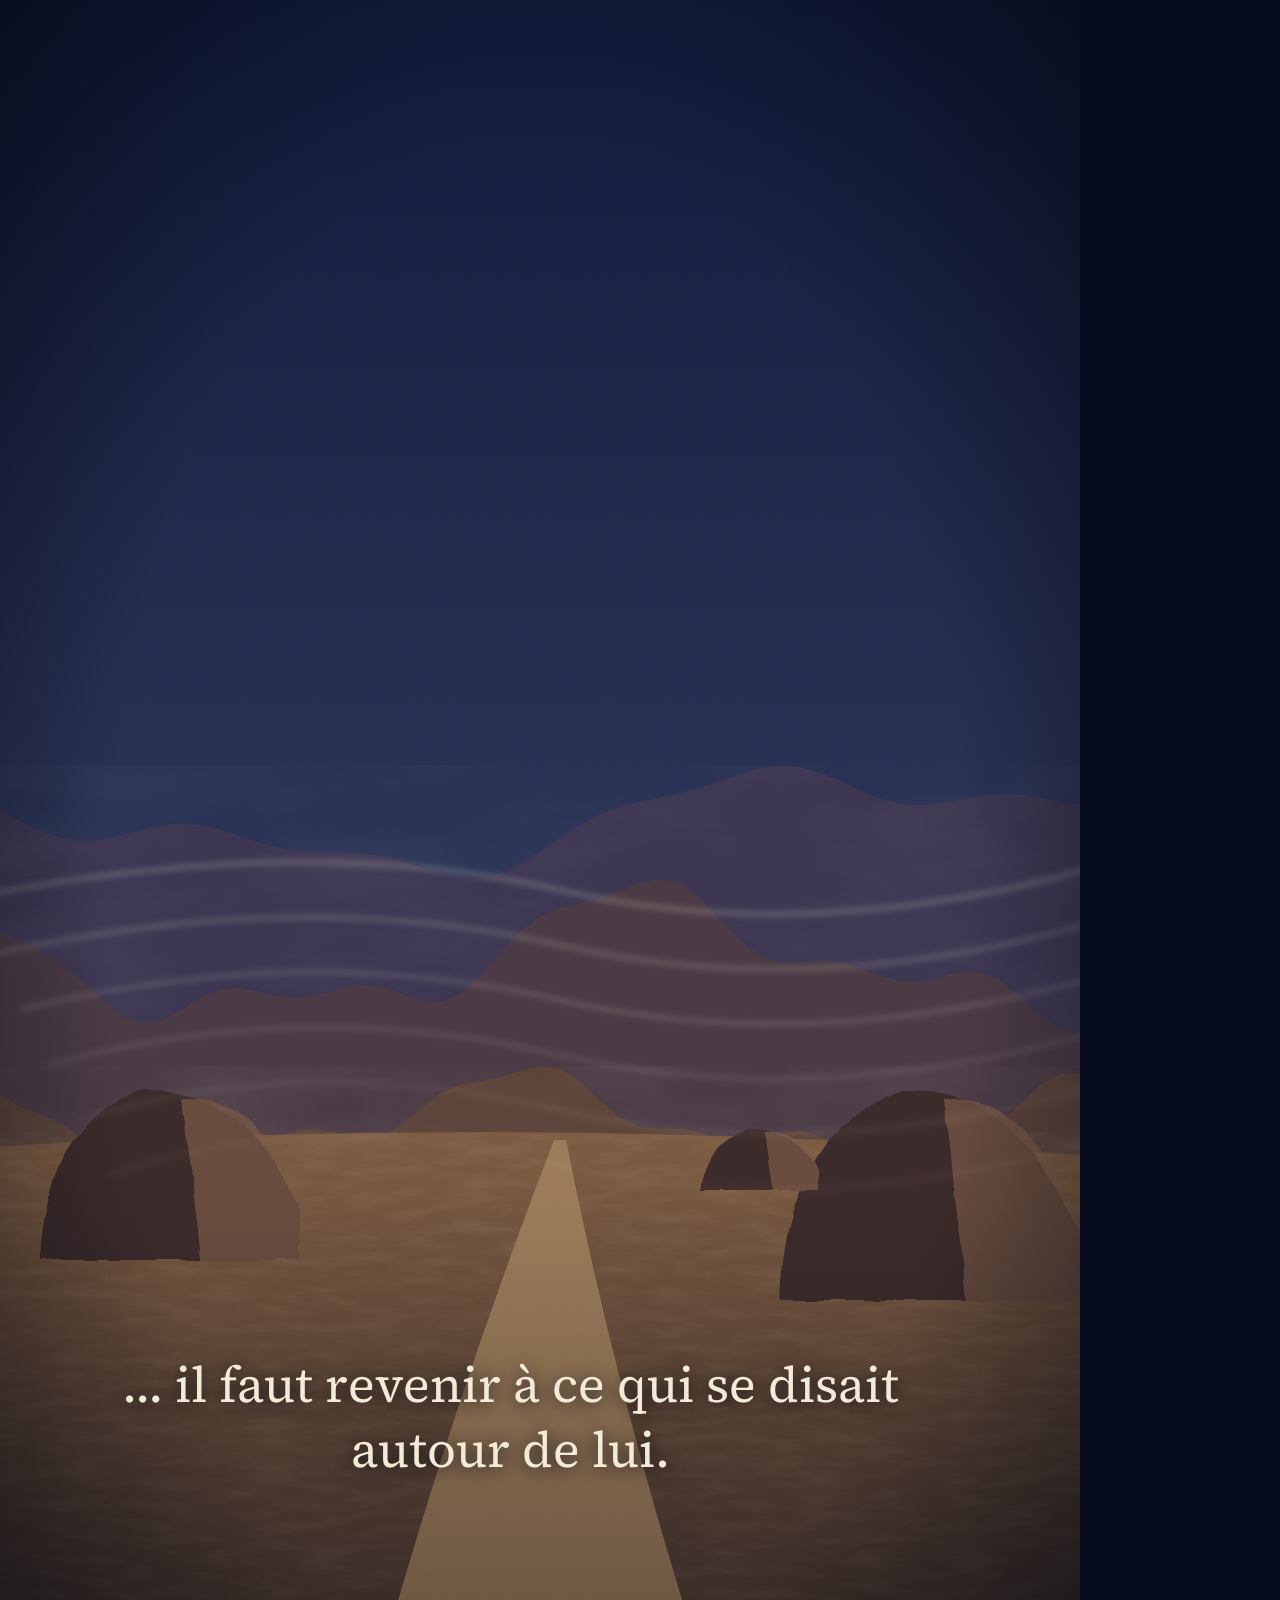
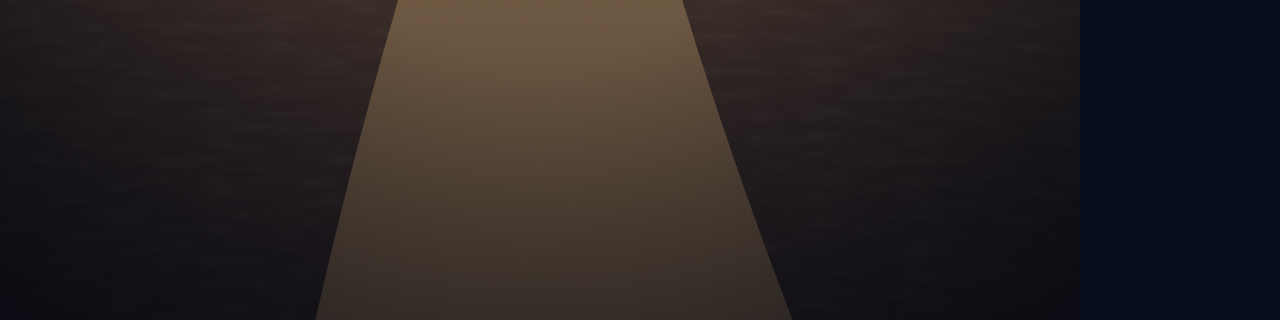
<file: ad-duha/storyboard/scenes.html>
<!doctype html>
<html lang="fr">
<head>
<meta charset="UTF-8" />
<title>Ad-Duha · vignettes du storyboard (hors chambre)</title>
<!-- Storyboard stills only (not the animation). Same painted-SVG treatment as ../index.html.
     Open scenes.html#<id> ; ids listed in SCENES below. Exported by build-storyboard.cjs. -->
<style>
  @font-face { font-family: "Inter"; src: url("../assets/fonts/inter-latin-500-normal.woff2") format("woff2"); font-weight: 500; }
  @font-face { font-family: "Source Serif 4"; src: url("../assets/fonts/source-serif-4-latin-400-normal.woff2"); }
  @font-face { font-family: "Source Serif 4"; src: url("../assets/fonts/source-serif-4-latin-400-italic.woff2"); font-style: italic; }
  @font-face { font-family: "Inter"; src: url("../assets/fonts/inter-medium-full.otf") format("opentype"); font-weight: 500; unicode-range: U+0100-024F, U+1E00-1EFF; }
  html, body { margin: 0; width: 1080px; height: 1920px; overflow: hidden; background: #070d1f; }
  #stage { position: relative; width: 1080px; height: 1920px; overflow: hidden; }
  svg { position: absolute; inset: 0; width: 1080px; height: 1920px; }
  .sub { position: absolute; left: 100px; right: 160px; top: 1352px; text-align: center;
    font: 400 50px/1.3 "Source Serif 4", serif; color: #f3ead7; text-shadow: 0 2px 18px rgba(4, 8, 20, 0.85); }
  .title { position: absolute; left: 100px; right: 160px; top: 252px; text-align: center; white-space: nowrap;
    font: 500 23px/1.3 "Inter", sans-serif; letter-spacing: 0.1em; text-transform: uppercase; color: #c6a15b; }
  .tag { position: absolute; left: 100px; right: 160px; top: 1288px; text-align: center;
    font: 500 26px/1.2 "Inter", sans-serif; letter-spacing: 0.12em; text-transform: uppercase; color: #d6b36c; opacity: 0.95;
    text-shadow: 0 2px 14px rgba(4, 8, 20, 0.95); }
  .tag.ref { text-transform: none; letter-spacing: 0.06em; }
  .tagsvg { font: 500 24px "Inter", sans-serif; letter-spacing: 0.12em; text-transform: uppercase; fill: #c6a15b; }
  .quote { font: 400 62px "Source Serif 4", serif; fill: #f3ead7; }
  .big { font: 400 66px "Source Serif 4", serif; fill: #f3ead7; }
  .bigi { font: italic 400 96px "Source Serif 4", serif; fill: #f3ead7; }
  .mid { font: 400 50px "Source Serif 4", serif; fill: #f3ead7; }
  .midi { font: italic 400 42px "Source Serif 4", serif; fill: #d6b36c; }
  .attr { font: 500 26px "Inter", sans-serif; letter-spacing: 0.14em; text-transform: uppercase; fill: #d6b36c; }
  .attrs { font: 500 24px "Inter", sans-serif; letter-spacing: 0.08em; fill: #c9bfae; }
  .lab { font: 400 40px "Source Serif 4", serif; fill: #f3ead7; }
  .label { font: 500 30px "Inter", sans-serif; letter-spacing: 0.12em; text-transform: uppercase; fill: #f3ead7; }
</style>
</head>
<body>
<div id="stage"></div>
<script>
// ---------- deterministic helpers ----------
let seed = 93;
const rnd = () => { seed = (seed * 1664525 + 1013904223) % 4294967296; return seed / 4294967296; };
const R = (a, b) => a + rnd() * (b - a);
let gid = 0;
const grad = (stops, x2 = 0, y2 = 1) => {
  const id = "g" + (gid++);
  defs.push(`<linearGradient id="${id}" x1="0" y1="0" x2="${x2}" y2="${y2}">` +
    stops.map(([o, c, a = 1]) => `<stop offset="${o}" stop-color="${c}" stop-opacity="${a}"/>`).join("") + `</linearGradient>`);
  return `url(#${id})`;
};
const radial = (stops) => {
  const id = "g" + (gid++);
  defs.push(`<radialGradient id="${id}">` + stops.map(([o, c, a = 1]) => `<stop offset="${o}" stop-color="${c}" stop-opacity="${a}"/>`).join("") + `</radialGradient>`);
  return `url(#${id})`;
};
let defs = [];
const BASE_DEFS = `
  <filter id="f-paint" x="-5%" y="-5%" width="110%" height="110%"><feTurbulence type="fractalNoise" baseFrequency="0.025" numOctaves="2" seed="4" result="n"/><feDisplacementMap in="SourceGraphic" in2="n" scale="7" xChannelSelector="R" yChannelSelector="G"/></filter>
  <filter id="f-mottle" x="0" y="0" width="100%" height="100%"><feTurbulence type="fractalNoise" baseFrequency="0.006 0.012" numOctaves="4" seed="11"/><feColorMatrix type="matrix" values="0 0 0 0 0.95  0 0 0 0 0.88  0 0 0 0 0.78  0 0 0 0.9 -0.32"/></filter>
  <filter id="f-mottle-dark" x="0" y="0" width="100%" height="100%"><feTurbulence type="fractalNoise" baseFrequency="0.009 0.004" numOctaves="3" seed="23"/><feColorMatrix type="matrix" values="0 0 0 0 0.02  0 0 0 0 0.03  0 0 0 0 0.08  0 0 0 1.1 -0.38"/></filter>
  <filter id="f-sand" x="0" y="0" width="100%" height="100%"><feTurbulence type="fractalNoise" baseFrequency="0.02 0.09" numOctaves="3" seed="31"/><feColorMatrix type="matrix" values="0 0 0 0 0.95  0 0 0 0 0.85  0 0 0 0 0.65  0 0 0 0.9 -0.35"/></filter>
  <filter id="f-grain" x="0" y="0" width="100%" height="100%"><feTurbulence type="fractalNoise" baseFrequency="0.85" numOctaves="2" seed="7"/><feColorMatrix type="saturate" values="0"/></filter>
  <filter id="f-blur-sm" x="-50%" y="-50%" width="200%" height="200%"><feGaussianBlur stdDeviation="3"/></filter>
  <filter id="f-blur-md" x="-50%" y="-50%" width="200%" height="200%"><feGaussianBlur stdDeviation="8"/></filter>
  <filter id="f-blur-fg" x="-20%" y="-20%" width="140%" height="140%"><feGaussianBlur stdDeviation="10"/></filter>
  <radialGradient id="g-vignette" cx="0.5" cy="0.47" r="0.72"><stop offset="0.55" stop-color="#03060f" stop-opacity="0"/><stop offset="1" stop-color="#03060f" stop-opacity="0.72"/></radialGradient>
  <linearGradient id="g-bottom" x1="0" y1="0" x2="0" y2="1"><stop offset="0" stop-color="#05080f" stop-opacity="0"/><stop offset="1" stop-color="#05080f" stop-opacity="0.55"/></linearGradient>`;

// smooth ridge line from a few seeded sine waves
const ridge = (y, amp, freq, s, x0 = -60, x1 = 1140, bottom = 1980) => {
  const ph = [R(0, 6), R(0, 6), R(0, 6)];
  let d = `M ${x0} ${bottom} L `;
  for (let x = x0; x <= x1; x += 20) {
    const v = Math.sin(x * freq + ph[0]) * 0.6 + Math.sin(x * freq * 2.3 + ph[1]) * 0.28 + Math.sin(x * freq * 5.1 + ph[2]) * 0.12;
    d += `${x} ${(y - v * amp).toFixed(1)} L `;
  }
  return d + `${x1} ${bottom} Z`;
};
const layer = (d, fill, extra = "") => `<path d="${d}" fill="${fill}" ${extra}/>`;
const mottle = (d, op = 0.1, f = "f-mottle") => `<path d="${d}" filter="url(#${f})" opacity="${op}"/>`;
// perspective path from the bottom of the frame to a vanishing point
const road = (vx, vy, nearL, nearR, fill, curve = 0) =>
  `<path d="M ${nearL} 1990 Q ${(nearL + vx) / 2 + curve} ${(1990 + vy) / 2} ${vx - 6} ${vy} L ${vx + 6} ${vy} Q ${(nearR + vx) / 2 + curve} ${(1990 + vy) / 2} ${nearR} 1990 Z" fill="${fill}"/>`;
const rock = (x, y, w, h, c1, c2) => `<g filter="url(#f-paint)"><path d="M ${x - w / 2} ${y} Q ${x - w / 2 + 6} ${y - h * 0.8} ${x - w * 0.1} ${y - h} Q ${x + w * 0.3} ${y - h * 1.02} ${x + w / 2} ${y - h * 0.3} L ${x + w / 2} ${y} Z" fill="${c1}"/><path d="M ${x + w * 0.05} ${y - h * 0.95} Q ${x + w * 0.35} ${y - h} ${x + w / 2} ${y - h * 0.3} L ${x + w / 2} ${y} L ${x + w * 0.12} ${y} Z" fill="${c2}" opacity="0.7"/></g>`;
const cairn = (x, y, s, c1, c2, lit) => {
  let g = `<g filter="url(#f-paint)">`;
  const sizes = [[1, 0], [0.8, -0.55], [0.6, -1.0], [0.42, -1.35]];
  sizes.forEach(([k, dy]) => { g += `<ellipse cx="${x + R(-4, 4) * s}" cy="${y + dy * 60 * s}" rx="${46 * k * s}" ry="${26 * k * s}" fill="${c1}"/><ellipse cx="${x - 10 * k * s}" cy="${y + dy * 60 * s - 8 * k * s}" rx="${28 * k * s}" ry="${9 * k * s}" fill="${c2}" opacity="0.6"/>`; });
  return g + `</g>` + (lit ? `<ellipse cx="${x}" cy="${y + 18 * s}" rx="${80 * s}" ry="${14 * s}" fill="#05070d" opacity="0.4" filter="url(#f-blur-sm)"/>` : "");
};
const finish = (bottomShade = true) => `<rect width="1080" height="1920" fill="url(#g-vignette)"/>` +
  (bottomShade ? `<rect y="1200" width="1080" height="720" fill="url(#g-bottom)"/>` : "") +
  `<rect width="1080" height="1920" filter="url(#f-grain)" opacity="0.07" style="mix-blend-mode:overlay"/>`;
const stars = (n, y0, y1, op = 0.5) => { let s = ""; for (let i = 0; i < n; i++) s += `<circle cx="${R(40, 1040)}" cy="${R(y0, y1)}" r="${R(0.8, 2.2)}" fill="#f3ead7" opacity="${R(0.2, op)}"/>`; return s; };
const icon = { // discreet gold line pictograms for the calls to action
  bell: (x, y) => `<g transform="translate(${x} ${y})" fill="none" stroke="#c6a15b" stroke-width="4" stroke-linecap="round" stroke-linejoin="round"><path d="M -22 14 Q -18 10 -18 -4 Q -18 -26 0 -28 Q 18 -26 18 -4 Q 18 10 22 14 Z"/><path d="M -6 20 Q 0 27 6 20"/></g>`,
  heart: (x, y) => `<g transform="translate(${x} ${y})" fill="none" stroke="#c6a15b" stroke-width="4" stroke-linejoin="round"><path d="M 0 22 Q -30 0 -26 -12 Q -20 -28 0 -14 Q 20 -28 26 -12 Q 30 0 0 22 Z"/></g>`,
  share: (x, y) => `<g transform="translate(${x} ${y})" fill="none" stroke="#c6a15b" stroke-width="4" stroke-linecap="round" stroke-linejoin="round"><path d="M -24 20 Q -22 -8 10 -8"/><path d="M 2 -20 L 16 -8 L 2 4"/></g>`
};

// ---------- reusable decor: the valley (S02, S03, S04, S07) ----------
function valley(p) {
  seed = 512; // same geometry for every valley shot (continuity)
  let s = layer("M0 0H1080V1920H0Z", grad(p.sky));
  s += p.extraSky || "";
  const r1 = ridge(820, 70, 0.006, 1); s += layer(r1, p.m1) + mottle(r1, 0.08);
  seed = 520; s += layer(ridge(960, 90, 0.008, 2), p.m2);
  seed = 530; const r3 = ridge(1120, 60, 0.01, 3); s += layer(r3, p.m3) + mottle(r3, 0.12);
  s += layer("M -60 1150 Q 540 1110 1140 1160 V 1990 H -60 Z", grad(p.ground)) + mottle("M -60 1150 Q 540 1110 1140 1160 V 1990 H -60 Z", 0.14, "f-sand");
  s += road(560, 1140, 300, 820, p.road, -40);
  seed = 540;
  s += rock(170, 1260, 260, 170, p.rock1, p.rock2) + rock(930, 1300, 300, 210, p.rock1, p.rock2) + rock(760, 1190, 120, 60, p.rock1, p.rock2);
  return s;
}
const VALLEY_DUSK = { sky: [[0, "#101b3c"], [0.5, "#2d3657"], [0.8, "#7a5f5a"], [1, "#c08a62"]], m1: "#3b3550", m2: "#4a3a44", m3: "#5a4238",
  ground: [[0, "#7a5a40"], [1, "#2c2024"]], road: "#9a7a58", rock1: "#3a2a2a", rock2: "#7a5a46" };


// ---------- reusable decor: the big sky over a low horizon (S03a, S04) ----------
function bigSky(t) { // t: 0 = dusk, 1 = night; a single slow change, never a cycle
  seed = 300;
  const mix = (a, b) => { const h = (c) => [1, 3, 5].map((k) => parseInt(c.slice(k, k + 2), 16)); const A = h(a), B = h(b);
    return "#" + A.map((v, i) => Math.round(v + (B[i] - v) * t).toString(16).padStart(2, "0")).join(""); };
  let s = layer("M0 0H1080V1920H0Z", grad([[0, mix("#1d2c58", "#060c22")], [0.6, mix("#5a5e80", "#14224a")], [1, mix("#c8946a", "#2e3456")]]));
  s += stars(Math.round(26 * t), 80, 1100, 0.7);
  s += `<g filter="url(#f-blur-md)">`;
  for (let i = 0; i < 6; i++) { const y = 380 + i * 160, x = R(-200, 300); s += `<path d="M ${x} ${y} q 160 -60 340 -10 q 160 -50 300 10 q 120 10 160 40 h -800 z" fill="${mix("#7a6a80", "#1a2446")}" opacity="${0.5 - i * 0.04}"/>`; }
  s += `</g>`;
  const h = ridge(1560, 18, 0.006, 1);
  s += layer(h, mix("#4a3a40", "#0e1426")) + mottle(h, 0.12, "f-sand");
  return s;
}
// ---------- the acacia (S03b in the wind, S07 at rest) ----------
function acacia(bend) {
  const k = bend / 14;
  let s = `<g filter="url(#f-paint)"><path d="M 440 1510 Q 450 1300 ${430 + 60 * k} 1150 Q ${420 + 90 * k} 1080 ${380 + 120 * k} 1030 L ${400 + 120 * k} 1020 Q ${460 + 90 * k} 1070 ${470 + 60 * k} 1140 Q ${510 + 40 * k} 1060 ${600 + 80 * k} 1020 L ${606 + 80 * k} 1032 Q ${520 + 40 * k} 1090 ${480 + 30 * k} 1200 Q 470 1340 480 1510 Z" fill="#2a1e1c"/>`;
  s += `<path d="M ${200 + 160 * k} ${1010 - 10 * k} Q ${300 + 150 * k} ${900 - 30 * k} ${520 + 140 * k} ${880 - 20 * k} Q ${760 + 120 * k} ${890 + 10 * k} ${860 + 110 * k} ${990 + 30 * k} Q ${700 + 120 * k} ${1050 + 10 * k} ${520 + 140 * k} ${1040} Q ${330 + 150 * k} ${1050} ${200 + 160 * k} ${1010 - 10 * k} Z" fill="#2e3a2e"/>`;
  s += `<path d="M ${260 + 160 * k} ${990} Q ${420 + 150 * k} ${930 - 20 * k} ${560 + 140 * k} ${930 - 14 * k}" stroke="#7a8a5a" stroke-width="6" fill="none" opacity="0.5"/></g>`;
  return s;
}
const star8 = (cx, cy, r) => { let d = ""; for (let i = 0; i < 16; i++) { const a = Math.PI / 8 * i, rr = i % 2 ? r * 0.72 : r; d += (i ? "L" : "M") + (cx + Math.cos(a) * rr).toFixed(1) + " " + (cy + Math.sin(a) * rr).toFixed(1); } return d + "Z"; };

// ---------- revision 3 helpers ----------
// speech fragments: empty bubbles (three dots, never words) drifting on curved paths
function bubbles(op, wind, edges) {
  seed = 777;
  let s = `<g fill="none" stroke="#f3ead7" stroke-linecap="round" opacity="${op}">`;
  for (let i = 0; i < 4; i++) { const y = 940 + i * 90; s += `<path d="M ${-40 + i * 40} ${y} Q 300 ${y - 120} 560 ${y - 60} T 1120 ${y - 140}" stroke-width="2" opacity="0.35" stroke-dasharray="4 14"/>`; }
  [[190, 1010, 1], [360, 900, 0.8], [640, 960, 0.9], [830, 840, 1.1], [500, 1150, 0.7], [880, 1100, 0.8], [150, 780, 0.6]].filter(([x]) => !edges || x < 200 || x > 820).forEach(([x, y, k]) => {
    const w = 96 * k, h = 62 * k, dx = wind ? 40 : 0;
    s += `<g transform="translate(${x + dx} ${y}) rotate(${R(-8, 8).toFixed(0)})"><path d="M ${-w / 2 + 14} ${-h / 2} h ${w - 28} a 14 14 0 0 1 14 14 v ${h - 28} a 14 14 0 0 1 -14 14 h ${-(w / 2 - 34)} l -20 18 l 2 -18 h ${-(w / 2 - 4)} a 14 14 0 0 1 -14 -14 v ${-(h - 28)} a 14 14 0 0 1 14 -14 z" stroke-width="3"/>` +
      [-1, 0, 1].map((j) => `<circle cx="${(j * 18 * k).toFixed(1)}" cy="0" r="${(4 * k).toFixed(1)}" fill="#f3ead7" stroke="none"/>`).join("") + `</g>`;
  });
  return s + `</g>`;
}
// the wait: marker A reached, the line goes on and thins out, marker B (outline only) not reached
function interval() {
  return `<path d="M 180 930 H 900" stroke="#f3ead7" stroke-width="2" opacity="0.18"/>` +
    `<circle cx="250" cy="930" r="16" fill="#d6b36c"/><path d="M 250 930 H 470" stroke="#d6b36c" stroke-width="5"/>` +
    `<path d="M 470 930 H 770" stroke="#d6b36c" stroke-width="5" stroke-dasharray="14 18" opacity="0.5"/>` +
    `<circle cx="830" cy="930" r="16" fill="none" stroke="#d6b36c" stroke-width="3" opacity="0.6"/>`;
}
// the reported accusation: attribution and word drawn as one block
function accusation() {
  return `<text class="attr" x="540" y="790" text-anchor="middle">Propos des polythéistes</text>` +
    `<text class="attrs" x="540" y="828" text-anchor="middle">selon le récit rapporté</text>` +
    `<text class="bigi" x="540" y="950" text-anchor="middle">Abandonné</text>`;
}
// the three arches with the miniatures of S11a, S11b, S11c (same images as the full shots)
function arches(labels, top) {
  const b = top + 600, W = 260, X = [90, 410, 730];
  const A = (x) => `M ${x} ${b} V ${top + 160} Q ${x} ${top + 20} ${x + W / 2} ${top} Q ${x + W} ${top + 20} ${x + W} ${top + 160} V ${b} Z`;
  const mini = [
    (x) => `<rect x="${x}" y="${top - 20}" width="260" height="640" fill="#7a5a44"/><path d="M ${x + 80} ${b} V ${b - 280} Q ${x + 130} ${b - 340} ${x + 180} ${b - 280} V ${b} Z" fill="#f0c890"/><path d="M ${x + 180} ${b - 270} L ${x + 222} ${b - 290} V ${b + 6} L ${x + 180} ${b} Z" fill="#4a3226"/>`,
    (x) => `<rect x="${x}" y="${top - 20}" width="260" height="640" fill="#0e1834"/>` + [[60, 90], [180, 130], [120, 210], [220, 250], [40, 300]].map(([a, c]) => `<circle cx="${x + a}" cy="${top + c}" r="2.6" fill="#f3ead7"/>`).join("") +
      `<rect x="${x}" y="${b - 170}" width="260" height="180" fill="#26304a"/><path d="M ${x + 160} ${b} Q ${x + 90} ${b - 70} ${x + 115} ${b - 100} T ${x + 140} ${b - 150}" stroke="#9fb0d6" stroke-width="2.5" fill="none" stroke-dasharray="5 8" opacity="0.7"/>` +
      [[140, b - 140, 0.4], [110, b - 95, 0.7], [165, b - 30, 1]].map(([a, c, k]) => `<path d="M ${x + a - 10 * k} ${c} L ${x + a - 6 * k} ${c - 60 * k} L ${x + a + 6 * k} ${c - 62 * k} L ${x + a + 10 * k} ${c} Z" fill="#9fb0d6" opacity="0.85"/>`).join(""),
    (x) => `<rect x="${x}" y="${top - 20}" width="260" height="640" fill="#4a3428"/><path d="M ${x - 20} ${b - 100} H ${x + 280} V ${b} H ${x - 20} Z" fill="#8a6a48"/>` +
      `<path d="M ${x + 50} ${b - 160} C ${x + 50} ${b - 110} ${x + 70} ${b - 60} ${x + 80} ${b - 55} Q ${x + 130} ${b - 45} ${x + 180} ${b - 55} C ${x + 190} ${b - 60} ${x + 210} ${b - 110} ${x + 210} ${b - 160} Z" fill="#b48a52"/>` +
      [0, 1, 2, 3, 4].map((k) => `<path d="M ${x + 52 + k * 2} ${b - 148 + k * 20} Q ${x + 130} ${b - 138 + k * 20} ${x + 208 - k * 2} ${b - 148 + k * 20}" stroke="${k % 2 ? "#d2aa6a" : "#8a6236"}" stroke-width="9" fill="none"/>`).join("") +
      `<path d="M ${x + 56} ${b - 160} Q ${x + 130} ${b - 200} ${x + 204} ${b - 160} Z" fill="#4a1e12"/><ellipse cx="${x + 130}" cy="${b - 160}" rx="80" ry="15" fill="none" stroke="#d8b278" stroke-width="6" stroke-dasharray="8 6"/>`,
  ];
  const names = [["Refuge"], ["Guidée"], ["Moyens", "de vivre"]];
  let s = "";
  X.forEach((x, i) => {
    defs.push(`<clipPath id="r3a${i}${top}"><path d="${A(x)}"/></clipPath>`);
    s += `<g clip-path="url(#r3a${i}${top})" filter="url(#f-paint)">${mini[i](x)}</g><path d="${A(x)}" fill="none" stroke="#c6a15b" stroke-width="3"/>`;
    if (labels) names[i].forEach((t, j) => (s += `<text class="lab" x="${x + W / 2}" y="${b + 70 + j * 46}" text-anchor="middle">${t}</text>`));
  });
  return s;
}

// ---------- scenes ----------
const SCENES = {
  // S01: the building facade at night, our window lit, rain; discreet pictograms.
  s01() {
    let s = layer("M0 0H1080V1920H0Z", grad([[0, "#060c22"], [0.6, "#13224a"], [1, "#24304f"]])) + stars(18, 80, 500);
    s += layer("M 140 120 H 1000 V 1990 H 140 Z", grad([[0, "#1a2340"], [1, "#0e1428"]], 1, 1)) + mottle("M 140 120 H 1000 V 1990 H 140 Z", 0.12) + mottle("M 140 120 H 1000 V 1990 H 140 Z", 0.5, "f-mottle-dark");
    s += `<g filter="url(#f-paint)">`;
    for (let r = 0; r < 7; r++) for (let c = 0; c < 3; c++) {
      const x = 210 + c * 270, y = 220 + r * 250, ours = r === 3 && c === 1;
      const lit = ours || rnd() < 0.18;
      s += `<rect x="${x - 10}" y="${y - 10}" width="190" height="200" fill="#2b2328"/>`;
      s += `<rect x="${x}" y="${y}" width="170" height="180" fill="${ours ? "#d9a96a" : lit ? "#8a6a4a" : "#121a33"}"/>`;
      if (ours) s += `<rect x="${x}" y="${y}" width="40" height="180" fill="#4a3c3e"/><rect x="${x + 130}" y="${y}" width="40" height="180" fill="#3f3439"/><circle cx="${x + 60}" cy="${y + 110}" r="70" fill="#f2c98a" opacity="0.35" filter="url(#f-blur-md)"/>`;
      s += `<rect x="${x + 81}" y="${y}" width="8" height="180" fill="#2b2328"/><rect x="${x - 16}" y="${y + 186}" width="202" height="14" fill="#3b3035"/>`;
    }
    s += `</g><g stroke="#c9d4ea" stroke-linecap="round" opacity="0.5">`;
    for (let i = 0; i < 70; i++) { const x = R(0, 1080), y = R(0, 1900); s += `<line x1="${x}" y1="${y}" x2="${x - 6}" y2="${y + R(30, 70)}" stroke-width="${R(1, 2.4)}"/>`; }
    s += `</g>` + finish();
    s += icon.bell(400, 1560) + icon.heart(540, 1562) + icon.share(680, 1560);
    return { svg: s, sub: "Pour mieux comprendre le Coran, abonne-toi." };
  },
  // S02: an arid valley at dusk, no figure; "what was being said": faint wind/echo curves crossing it.
  s02() {
    let s = valley(VALLEY_DUSK);
    s += `<g fill="none" stroke="#f3ead7" stroke-linecap="round" filter="url(#f-blur-sm)">`;
    for (let i = 0; i < 6; i++) { const y = 900 + i * 55; s += `<path d="M ${-40 + i * 30} ${y} Q 300 ${y - 70} 560 ${y - 10} T 1120 ${y - 40}" stroke-width="${3 - i * 0.3}" opacity="${0.35 - i * 0.04}"/>`; }
    s += `</g>` + finish();
    return { svg: s, sub: "… il faut revenir à ce qui se disait autour de lui." };
  },
  // S03a: waiting without a count: a vast sky over a low horizon passes once from dusk to night (no repeated cycle).
  s03a() {
    let s = bigSky(0.55);
    return { svg: s + finish(), sub: "Jundub raconte que Gabriel tarde à venir auprès du Prophète.", tag: "Ṣaḥīḥ Muslim 1797a" };
  },
  // S03b: an acacia alone in the wind; sand streams across (the words that circulate). Close, low, no figure.
  s03b() {
    let s = layer("M0 0H1080V1920H0Z", grad([[0, "#3a3048"], [0.5, "#8a6450"], [1, "#c89464"]]));
    s += `<rect width="1080" height="1920" fill="#c89464" opacity="0.15"/>`;
    s += acacia(-14) + layer("M -60 1500 Q 540 1460 1140 1510 V 1990 H -60 Z", grad([[0, "#9a7050"], [1, "#3a2a24"]])) + mottle("M -60 1500 Q 540 1460 1140 1510 V 1990 H -60 Z", 0.18, "f-sand");
    s += `<g fill="#e2c08e" filter="url(#f-blur-md)">`;
    for (let i = 0; i < 9; i++) { const y = 700 + i * 110; s += `<path d="M -80 ${y} Q 300 ${y - 50} 600 ${y - 10} T 1180 ${y - 30} L 1180 ${y - 10} Q 820 ${y + 20} 600 ${y + 8} T -80 ${y + 22} Z" opacity="${0.16 + (i % 3) * 0.07}"/>`; }
    s += `</g><g fill="#3a3a26">`;
    for (let i = 0; i < 14; i++) s += `<ellipse cx="${R(620, 1060)}" cy="${R(600, 1100)}" rx="7" ry="3" transform="rotate(${R(-40, 40)})" opacity="0.7"/>`;
    s += `</g>` + finish();
    return { svg: s, sub: "Les polythéistes affirment alors qu’il a été abandonné." };
  },
  // S04: the calmed sky of S03a; an eight-pointed frame closes around it -> becomes the window of the room (match cut).
  s04() {
    let s = bigSky(1);
    s += `<path fill-rule="evenodd" d="M -10 -10 H 1090 V 1930 H -10 Z ${star8(540, 900, 520)}" fill="#0b1630" opacity="0.93"/>`;
    s += `<path d="${star8(540, 900, 520)}" fill="none" stroke="#c6a15b" stroke-width="4" opacity="0.85"/><path d="${star8(540, 900, 548)}" fill="none" stroke="#c6a15b" stroke-width="1.5" opacity="0.5"/>`;
    s += finish(false);
    return { svg: s, sub: "C’est dans ce contexte que sont révélés les premiers versets d’Ad-Duha.", title: "Ad-Duha" };
  },
  // S07: the same acacia: the wind has dropped, the sand lies smooth, the tree stands straight in a clear dusk.
  s07() {
    let s = layer("M0 0H1080V1920H0Z", grad([[0, "#14224a"], [0.55, "#4a5a80"], [1, "#d8b88e"]])) + stars(10, 100, 600, 0.5);
    s += acacia(0) + layer("M -60 1500 Q 540 1470 1140 1510 V 1990 H -60 Z", grad([[0, "#a8805a"], [1, "#3a2a24"]])) + mottle("M -60 1500 Q 540 1470 1140 1510 V 1990 H -60 Z", 0.18, "f-sand");
    for (let i = 0; i < 9; i++) { const y = 1540 + i * 45; s += `<path d="M -40 ${y} Q 540 ${y - 14} 1120 ${y + 6}" stroke="#5a3e2c" stroke-width="2" fill="none" opacity="0.25"/>`; }
    s += finish();
    return { svg: s, sub: "Son Seigneur ne l’a ni abandonné, ni détesté.", tag: "Sens du verset 93:3" };
  },
  // S08: top-down on the sand: a traced line, a stretch where it fades, then it goes on. No countable marks.
  s08() {
    let s = layer("M0 0H1080V1920H0Z", grad([[0, "#a07c58"], [1, "#6a4e3a"]], 1, 1)) + mottle("M0 0H1080V1920H0Z", 0.3, "f-sand");
    for (let i = 0; i < 30; i++) { const y = R(0, 1920); s += `<path d="M -20 ${y} Q 540 ${y + R(-60, 60)} 1100 ${y + R(-30, 30)}" stroke="#4a3426" stroke-width="2" fill="none" opacity="0.18"/>`; }
    const P = "M 540 140 C 470 520 610 900 540 1260";
    s += `<path d="${P}" stroke="#3a2a20" stroke-width="16" fill="none" opacity="0.35" stroke-dasharray="560 260 900"/>`;
    s += `<path d="${P}" stroke="#f3ead7" stroke-width="5" fill="none" opacity="0.6" stroke-dasharray="560 260 900"/>`;
    s += `<path d="${P}" stroke="#c6a15b" stroke-width="3" fill="none" opacity="0.55" stroke-dasharray="0 560 260 900"/>`;
    s += finish();
    return { svg: s, sub: "Le retard de la révélation ne signifiait pas qu’Allah avait rejeté son prophète.", tag: "Explication" };
  },
  // S09a: no path: from the shaded dune crest the camera tilts up to an open horizon at first light (no sun disc, nothing "at the end").
  s09a() {
    seed = 900;
    let s = layer("M0 0H1080V1920H0Z", grad([[0, "#1c2a50"], [0.45, "#5a6488"], [0.62, "#c8aa8a"], [0.7, "#e8d2aa"], [1, "#e8d2aa"]]));
    const f1 = ridge(1180, 14, 0.004, 1), f2 = ridge(1240, 30, 0.006, 2);
    s += layer(f1, "#b89474", 'opacity="0.9"') + layer(f2, "#9a7658") + mottle(f2, 0.15, "f-sand");
    s += `<path d="M -60 1990 L -60 1480 Q 300 1380 640 1430 Q 900 1470 1140 1420 L 1140 1990 Z" fill="#3a2a26"/>`;
    s += `<path d="M -60 1480 Q 300 1380 640 1430 Q 900 1470 1140 1420" stroke="#f0d8ae" stroke-width="5" fill="none" opacity="0.55"/>`;
    s += mottle("M -60 1990 L -60 1480 Q 300 1380 640 1430 Q 900 1470 1140 1420 L 1140 1990 Z", 0.12, "f-sand") + finish();
    return { svg: s, sub: "Pour lui, la vie dernière sera meilleure que la vie présente.", tag: "Sens du verset 93:4" };
  },
  // S09b: sober composition centred on the wording; no image is given to the promised favours.
  s09b() {
    let s = layer("M0 0H1080V1920H0Z", grad([[0, "#0b1630"], [1, "#13254f"]], 0.4, 1)) + mottle("M0 0H1080V1920H0Z", 0.06);
    s += `<path d="${star8(540, 900, 430)}" fill="none" stroke="#c6a15b" stroke-width="1.5" opacity="0.18"/><path d="${star8(540, 900, 300)}" fill="none" stroke="#c6a15b" stroke-width="1" opacity="0.12"/>`;
    s += `<text class="tagsvg" x="540" y="700" text-anchor="middle">Sens du verset 93:5</text>`;
    s += `<text class="quote" x="540" y="820" text-anchor="middle">Son Seigneur</text><text class="quote" x="540" y="900" text-anchor="middle">lui accordera de ses bienfaits,</text>`;
    s += `<text class="quote" x="540" y="1010" text-anchor="middle">jusqu’à ce qu’il</text><text class="quote" x="540" y="1090" text-anchor="middle">soit satisfait.</text>`;
    s += `<path d="M 330 1124 H 750" stroke="#c6a15b" stroke-width="3" opacity="0.8"/>` + finish(false);
    return { svg: s };
  },
  // S10: the eight-pointed star of S04 returns as a diagram: it turns back (counter-clockwise), three branches light up.
  s10() {
    let s = layer("M0 0H1080V1920H0Z", grad([[0, "#0b1630"], [1, "#1a2a52"]], 0.4, 1)) + mottle("M0 0H1080V1920H0Z", 0.08);
    const cx = 540, cy = 860, r = 330;
    for (let i = 0; i < 8; i++) {
      const a0 = Math.PI / 4 * i - Math.PI / 2, lit = i >= 5;
      const p = (a, rr) => `${(cx + Math.cos(a) * rr).toFixed(1)} ${(cy + Math.sin(a) * rr).toFixed(1)}`;
      s += `<path d="M ${cx} ${cy} L ${p(a0 - Math.PI / 8, r * 0.72)} L ${p(a0, r)} L ${p(a0 + Math.PI / 8, r * 0.72)} Z" fill="${lit ? "#c6a15b" : "#1e2e58"}" opacity="${lit ? 0.55 : 0.8}" stroke="#c6a15b" stroke-width="2"/>`;
    }
    s += `<circle cx="${cx}" cy="${cy}" r="70" fill="#0b1630" stroke="#c6a15b" stroke-width="2"/>`;
    s += `<path d="M ${cx + 420} ${cy - 40} A 420 420 0 0 0 ${cx + 150} ${cy - 392}" stroke="#f3ead7" stroke-width="4" fill="none" opacity="0.5"/><path d="M ${cx + 150} ${cy - 392} l 30 -16 M ${cx + 150} ${cy - 392} l 26 22" stroke="#f3ead7" stroke-width="4" opacity="0.5"/>`;
    s += finish(false);
    return { svg: s, sub: "Elle lui rappelle aussi ce qu’il a déjà reçu." };
  },
  // S11a: refuge: a simple doorway at dusk; the door opens and warm light spills onto the ground.
  s11a() {
    let s = layer("M0 0H1080V1920H0Z", grad([[0, "#1a2448"], [1, "#5a4a5a"]]));
    s += `<g filter="url(#f-paint)"><path d="M 60 300 H 1020 V 1500 H 60 Z" fill="${grad([[0, "#8a6a52"], [1, "#5a4234"]], 1, 1)}"/>`;
    s += `<path d="M 360 760 Q 360 620 540 600 Q 720 620 720 760 V 1500 H 360 Z" fill="#f0c890"/><path d="M 360 760 Q 360 620 540 600 L 540 1500 H 360 Z" fill="#f6dcae" opacity="0.6"/>`;
    s += `<path d="M 720 760 L 860 700 V 1540 L 720 1500 Z" fill="#4a3226"/><path d="M 730 780 L 850 730 V 1520 L 730 1490 Z" fill="none" stroke="#2a1c16" stroke-width="5"/>`;
    s += `<path d="M 330 600 Q 540 540 750 600" stroke="#3a2a22" stroke-width="22" fill="none"/></g>`;
    s += mottle("M 60 300 H 1020 V 1500 H 60 Z", 0.18, "f-sand");
    s += `<path d="M 360 1500 H 720 L 900 1990 H 200 Z" fill="#f0c890" opacity="0.45" filter="url(#f-blur-md)"/>`;
    s += layer("M -40 1500 H 1120 V 1990 H -40 Z", "#3a2a24", 'opacity="0.75"') + `<path d="M 360 1500 H 720 L 900 1990 H 200 Z" fill="#f0c890" opacity="0.3"/>`;
    s += finish();
    return { svg: s, sub: "Orphelin, il a été accueilli.", tag: "Sens du verset 93:6" };
  },
  // S11b: guidance: night desert, stone markers lead the way, natural starlight; the camera follows them.
  s11b() {
    seed = 1100;
    let s = layer("M0 0H1080V1920H0Z", grad([[0, "#050a1e"], [0.6, "#14224a"], [1, "#2a3456"]])) + stars(60, 60, 1000, 0.8);
    s += layer(ridge(1060, 50, 0.006, 1), "#141c34") + layer("M -60 1100 Q 540 1070 1140 1110 V 1990 H -60 Z", grad([[0, "#2a3048"], [1, "#100f18"]])) + mottle("M -60 1100 Q 540 1070 1140 1110 V 1990 H -60 Z", 0.1, "f-sand");
    const pts = [[620, 1110, 0.45], [570, 1160, 0.65], [650, 1240, 0.9], [520, 1370, 1.3], [700, 1580, 1.9], [380, 1900, 2.8]];
    pts.forEach(([x, y, k]) => { s += `<g filter="url(#f-paint)"><path d="M ${x - 18 * k} ${y} L ${x - 12 * k} ${y - 90 * k} L ${x + 12 * k} ${y - 96 * k} L ${x + 18 * k} ${y} Z" fill="#3a3a50"/><path d="M ${x + 2 * k} ${y - 94 * k} L ${x + 12 * k} ${y - 96 * k} L ${x + 18 * k} ${y} L ${x + 4 * k} ${y} Z" fill="#9fb0d6" opacity="0.45"/></g>`; });
    s += `<path d="M 470 1990 Q 600 1500 560 1300 T 620 1110" stroke="#9fb0d6" stroke-width="3" fill="none" opacity="0.25" stroke-dasharray="6 14"/>` + finish();
    return { svg: s, sub: "Il a reçu la guidée.", tag: "Sens du verset 93:7" };
  },
  // S11c: means of living: woven baskets on a mat, filling with dates and grain (top-down, three-quarter).
  s11c() {
    seed = 1200;
    let s = layer("M0 0H1080V1920H0Z", grad([[0, "#6a4e3a"], [1, "#2e2220"]], 1, 1)) + mottle("M0 0H1080V1920H0Z", 0.2, "f-sand");
    s += `<g filter="url(#f-paint)"><path d="M 80 520 H 1000 L 1060 1500 H 20 Z" fill="#8a6a48"/>`;
    for (let i = 0; i < 18; i++) s += `<path d="M ${80 + i * 52} 520 L ${20 + i * 59} 1500" stroke="#6a4e34" stroke-width="5" opacity="0.6"/>`;
    s += `</g>`;
    const basket = (x, y, r, fill, kind) => {
      let g = `<g filter="url(#f-paint)"><ellipse cx="${x}" cy="${y + 12}" rx="${r + 10}" ry="${r * 0.62}" fill="#1e1612" opacity="0.5"/><ellipse cx="${x}" cy="${y}" rx="${r}" ry="${r * 0.6}" fill="#b08a56"/><ellipse cx="${x}" cy="${y - 6}" rx="${r * 0.86}" ry="${r * 0.5}" fill="${fill}"/>`;
      for (let i = 0; i < 26; i++) { const a = R(0, 6.28), d = R(0, 0.78); const px = x + Math.cos(a) * r * d, py = y - 6 + Math.sin(a) * r * 0.45 * d; g += kind === "date" ? `<ellipse cx="${px}" cy="${py}" rx="13" ry="8" fill="#5a2a1a"/><ellipse cx="${px - 3}" cy="${py - 3}" rx="5" ry="2" fill="#c08060" opacity="0.6"/>` : `<circle cx="${px}" cy="${py}" r="4" fill="#e8d4a0" opacity="0.8"/>`; }
      for (let i = 0; i < 10; i++) g += `<ellipse cx="${x}" cy="${y}" rx="${r - i * 1.2}" ry="${(r - i * 1.2) * 0.6}" fill="none" stroke="#7a5a36" stroke-width="1.5" opacity="0.25"/>`;
      return g + `</g>`;
    };
    s += basket(330, 820, 190, "#4a2418", "date") + basket(740, 1000, 170, "#cdb07a", "grain") + basket(420, 1250, 150, "#4a2418", "date");
    s += finish();
    return { svg: s, sub: "Démuni, il a été enrichi.", tag: "Sens du verset 93:8" };
  },
  // S12: triptych of the three reminders in arched niches, then a short frieze of the passage's order (explanation).
  s12() {
    let s = layer("M0 0H1080V1920H0Z", grad([[0, "#0b1630"], [1, "#16274f"]], 0.4, 1)) + mottle("M0 0H1080V1920H0Z", 0.08);
    const arch = (x, w) => `M ${x} 1000 V 560 Q ${x} 420 ${x + w / 2} 400 Q ${x + w} 420 ${x + w} 560 V 1000 Z`;
    const mini = [
      // refuge: wall and an open lit door
      (x) => `<rect x="${x}" y="380" width="260" height="640" fill="#7a5a44"/><path d="M ${x + 80} 1000 V 700 Q ${x + 130} 640 ${x + 180} 700 V 1000 Z" fill="#f0c890"/><path d="M ${x + 80} 1000 L ${x + 20} 1020 H ${x + 240} L ${x + 180} 1000 Z" fill="#f0c890" opacity="0.5"/>`,
      // guidance: stars and stone markers
      (x) => `<rect x="${x}" y="380" width="260" height="640" fill="#0e1834"/>` + [[60, 470], [180, 520], [120, 600], [220, 640], [40, 690]].map(([a, b]) => `<circle cx="${x + a}" cy="${b}" r="2.4" fill="#f3ead7"/>`).join("") + `<rect x="${x}" y="860" width="260" height="160" fill="#26304a"/>` + [[140, 880, 0.4], [110, 920, 0.7], [160, 980, 1]].map(([a, b, k]) => `<path d="M ${x + a - 10 * k} ${b} L ${x + a - 6 * k} ${b - 60 * k} L ${x + a + 6 * k} ${b - 62 * k} L ${x + a + 10 * k} ${b} Z" fill="#9fb0d6" opacity="0.7"/>`).join(""),
      // means of living: a basket on a mat, side view
      (x) => `<rect x="${x}" y="380" width="260" height="640" fill="#5a4234"/><rect x="${x}" y="900" width="260" height="120" fill="#8a6a48"/><path d="M ${x + 60} 900 Q ${x + 50} 820 ${x + 70} 800 H ${x + 190} Q ${x + 210} 820 ${x + 200} 900 Z" fill="#b08a56"/><ellipse cx="${x + 130}" cy="800" rx="60" ry="14" fill="#4a2418"/>` + [0, 1, 2, 3].map((k) => `<path d="M ${x + 62} ${820 + k * 22} H ${x + 198}" stroke="#7a5a36" stroke-width="3" opacity="0.6"/>`).join("")
    ];
    [90, 410, 730].forEach((x, i) => {
      defs.push(`<clipPath id="arch${i}"><path d="${arch(x, 260)}"/></clipPath>`);
      s += `<g clip-path="url(#arch${i})" filter="url(#f-paint)">${mini[i](x)}</g><path d="${arch(x, 260)}" fill="none" stroke="#c6a15b" stroke-width="3" opacity="${i === 2 ? 0.95 : 0.6}"/>`;
    });
    s += `<path d="M 140 1180 H 940" stroke="#f3ead7" stroke-width="2" opacity="0.4"/>`;
    [[220, "réponse"], [540, "avenir"], [860, "passé"]].forEach(([x, t], i) => {
      s += `<circle cx="${x}" cy="1180" r="${i === 2 ? 12 : 8}" fill="${i === 2 ? "#c6a15b" : "#f3ead7"}" opacity="${i === 2 ? 1 : 0.6}"/><text class="label" x="${x}" y="1240" text-anchor="middle" opacity="${i === 2 ? 1 : 0.6}">${t}</text>`;
    });
    s += finish(false);
    return { svg: s, sub: "Un refuge, une guidée, des moyens de vivre.", tag: "Explication" };
  },
  // ===================== Revision 3 (2026-10-20): narration-led replacements =====================
  // One stage for the reported context and the answer: the great sky over a low horizon (dusk -> night), with graphic
  // elements and short words on it. No figure, no depiction of revelation, of Gabriel or of the Prophet.
  // S02: "Le contexte d'Ad-Duha": wordless speech fragments (bubbles without text) circulate around the title.
  r3s02() {
    let s = bigSky(0.2);
    s += `<text class="mid" x="540" y="600" text-anchor="middle" style="font-size:58px">Le contexte d’Ad-Duha</text><path d="M 490 640 H 590" stroke="#c6a15b" stroke-width="2" opacity="0.8"/>`;
    s += bubbles(1);
    return { svg: s + finish(), sub: "il faut revenir à ce qui se disait autour de lui." };
  },
  // S03a: the wait: two markers on a line, the second not reached; the interval stays open. No count, no calendar.
  r3s03a() {
    let s = bigSky(0.6);
    s += `<text class="mid" x="540" y="790" text-anchor="middle">La venue de Gabriel tarde</text>`;
    s += interval();
    return { svg: s + finish(), sub: "Jundub raconte que Gabriel tarde à venir auprès du Prophète.", tag: "Ṣaḥīḥ Muslim 1797a", ref: true };
  },
  // S03b: the accusation as reported speech: attribution and word shown together (never one without the other).
  r3s03b() {
    let s = bigSky(0.85) + bubbles(0.5, true, true);
    s += accusation();
    return { svg: s + finish(), sub: "Les polythéistes affirment alors qu’il a été abandonné." };
  },
  // S04: the reported words recede (small, blurred); the title takes their place, in a frame shaped like the window
  // of S05 (match cut), without any light or effect standing for revelation.
  r3s04() {
    let s = bigSky(1);
    s += `<g filter="url(#f-blur-sm)">${bubbles(0.18, false, true)}</g>`;  // only wordless fragments remain behind
    s += `<rect x="300" y="480" width="480" height="660" fill="none" stroke="#c6a15b" stroke-width="2.5" opacity="0.7"/>`;
    s += `<text x="540" y="850" text-anchor="middle" style="font:400 104px 'Source Serif 4',serif" fill="#f3ead7">Ad-Duha</text>`;
    return { svg: s + finish(), sub: "les premiers versets d’Ad-Duha." };
  },
  // S07a "Vient ensuite la réponse": the S03b composition comes back, calm night.
  r3s07a() {
    let s = bigSky(1) + stars(10, 100, 600, 0.6) + accusation();
    return { svg: s + finish(), sub: "Vient ensuite la réponse." };
  },
  // S07b: the accusation has gone completely; the whole sentence appears at once (no partial negation, no subtitle).
  r3s07b() {
    let s = bigSky(1) + stars(10, 100, 600, 0.6);
    s += `<text class="attr" x="540" y="650" text-anchor="middle">Sens du verset 93:3</text>`;
    s += `<text class="big" x="540" y="770" text-anchor="middle">Son Seigneur ne l’a</text><text class="big" x="540" y="855" text-anchor="middle">ni abandonné</text><text class="big" x="540" y="940" text-anchor="middle">ni détesté.</text>`;
    return { svg: s + finish() };
  },
  // S07c "Voilà ce que ces paroles viennent démentir": the verse stays above; the reported word returns small, struck.
  r3s07c() {
    let s = bigSky(1) + stars(10, 100, 600, 0.6);
    s += `<g opacity="0.6"><text class="attr" x="540" y="560" text-anchor="middle">Sens du verset 93:3</text>`;
    s += `<text class="big" x="540" y="650" text-anchor="middle" style="font-size:50px">Son Seigneur ne l’a</text><text class="big" x="540" y="716" text-anchor="middle" style="font-size:50px">ni abandonné ni détesté.</text></g>`;
    s += `<g transform="translate(540 960) scale(0.62) translate(-540 -880)">${accusation()}</g>`;
    s += `<path d="M 395 986 H 685" stroke="#d6b36c" stroke-width="5"/>`;
    return { svg: s + finish(), sub: "Voilà ce que ces paroles viennent démentir.", tag: "Explication" };
  },
  // S08: a delay is not a rejection: both words appear, then the sign that separates them.
  r3s08() {
    let s = bigSky(1) + stars(12, 100, 600, 0.6);
    s += `<text class="big" x="300" y="880" text-anchor="middle">Un retard</text><text class="big" x="790" y="880" text-anchor="middle">un rejet</text>`;
    s += `<g stroke="#d6b36c" stroke-width="6" stroke-linecap="round"><path d="M 515 846 H 575"/><path d="M 515 874 H 575"/><path d="M 565 820 L 525 900"/></g>`;
    return { svg: s + finish(), sub: "qu’Allah avait rejeté Son Prophète.", tag: "Explication" };
  },
  // S09a: present life -> last life, "meilleure pour lui"; discreet dune crest, no dawn glow, diagram away from the horizon.
  r3s09a() {
    seed = 900;
    let s = layer("M0 0H1080V1920H0Z", grad([[0, "#0c1634"], [0.55, "#22305a"], [1, "#3a3a58"]])) + stars(14, 80, 700, 0.5);
    const c = "M -60 1990 L -60 1480 Q 300 1380 640 1430 Q 900 1470 1140 1420 L 1140 1990 Z";
    s += `<path d="${c}" fill="#241c22"/>` + mottle(c, 0.1, "f-sand");
    s += `<text class="mid" x="300" y="800" text-anchor="middle">Vie présente</text><text class="mid" x="785" y="800" text-anchor="middle">Vie dernière</text>`;
    s += `<g stroke="#d6b36c" stroke-width="4" fill="none" stroke-linecap="round"><path d="M 465 785 H 610"/><path d="M 592 770 L 612 785 L 592 800"/></g>`;
    s += `<text class="midi" x="785" y="870" text-anchor="middle">meilleure pour lui</text>`;
    return { svg: s + finish(), sub: "Pour lui, la vie dernière sera meilleure que la vie présente.", tag: "Sens du verset 93:4" };
  },
  // S10: the three reminders announced concretely: door, marked route, basket appear one after the other (end state).
  r3s10() {
    let s = layer("M0 0H1080V1920H0Z", grad([[0, "#0b1630"], [1, "#16274f"]], 0.4, 1)) + mottle("M0 0H1080V1920H0Z", 0.08);
    s += arches(false, 460);
    return { svg: s + finish(false), sub: "Elle lui rappelle aussi ce qu’il a déjà reçu." };
  },
  // S12a: the same three images in the same arches, with their names (no subtitle: the labels say the words).
  r3s12a() {
    let s = layer("M0 0H1080V1920H0Z", grad([[0, "#0b1630"], [1, "#16274f"]], 0.4, 1)) + mottle("M0 0H1080V1920H0Z", 0.08);
    s += arches(true, 360);
    return { svg: s + finish(false), tag: "Explication" };
  },
  // S12b: the order of the passage in words only (no line, no dots); "Passé" is emphasised under the arches.
  r3s12b() {
    let s = layer("M0 0H1080V1920H0Z", grad([[0, "#0b1630"], [1, "#16274f"]], 0.4, 1)) + mottle("M0 0H1080V1920H0Z", 0.08);
    s += arches(false, 360);
    [[220, "Réponse"], [540, "Avenir"], [860, "Passé"]].forEach(([x, t], i) => {
      s += `<text class="lab" x="${x}" y="1110" text-anchor="middle" opacity="${i === 2 ? 1 : 0.5}"${i === 2 ? ' style="fill:#d6b36c"' : ""}>${t}</text>`;
    });
    s += `<path d="M 805 1130 H 915" stroke="#d6b36c" stroke-width="3"/>`;
    return { svg: s + finish(false), sub: "le passage rappelle ainsi les bienfaits du passé.", tag: "Explication" };
  },
  // S16: end card, the building facade again, now in the morning.
  s16() {
    seed = 1600;
    let s = layer("M0 0H1080V1920H0Z", grad([[0, "#6a86ae"], [0.6, "#c8c8c0"], [1, "#e8d4b0"]]));
    s += layer("M 140 400 H 1000 V 1990 H 140 Z", grad([[0, "#a08a74"], [1, "#6a5446"]], 1, 1)) + mottle("M 140 400 H 1000 V 1990 H 140 Z", 0.2, "f-sand");
    s += `<g filter="url(#f-paint)">`;
    for (let r = 0; r < 6; r++) for (let c = 0; c < 3; c++) {
      const x = 210 + c * 270, y = 500 + r * 250, ours = r === 2 && c === 1;
      s += `<rect x="${x - 10}" y="${y - 10}" width="190" height="200" fill="#4a3a32"/><rect x="${x}" y="${y}" width="170" height="180" fill="${ours ? "#e8dcc4" : "#8a9ab4"}"/>`;
      if (ours) s += `<rect x="${x}" y="${y}" width="40" height="180" fill="#8a6a56"/><rect x="${x + 130}" y="${y}" width="40" height="180" fill="#7a5e50"/>`;
      s += `<rect x="${x + 81}" y="${y}" width="8" height="180" fill="#4a3a32"/><rect x="${x - 16}" y="${y + 186}" width="202" height="14" fill="#5a463c"/>`;
    }
    s += `</g><path d="M 0 0 L 700 0 L 0 1100 Z" fill="#f6e6c2" opacity="0.18" filter="url(#f-blur-md)"/>` + finish();
    s += icon.heart(440, 1560) + icon.share(540, 1560) + icon.bell(640, 1560);
    return { svg: s, sub: "Abonne-toi pour les prochaines explications !", title: "Ad-Duha · Comprendre les premiers versets", titleColor: "#4a3326" };
  }
};

const id = location.hash.slice(1) || "s02";
defs = [];
const out = SCENES[id]();
document.getElementById("stage").innerHTML =
  `<svg viewBox="0 0 1080 1920"><defs>${BASE_DEFS}${defs.join("")}</defs>${out.svg}</svg>` +
  (out.title ? `<div class="title"${out.titleColor ? ` style="color:${out.titleColor}"` : ""}>${out.title}</div>` : "") + (out.tag ? `<div class="tag${out.ref ? " ref" : ""}">${out.tag}</div>` : "") + (out.sub ? `<div class="sub">${out.sub}</div>` : "");
window.__ready = true;
</script>
</body>
</html>
</file>
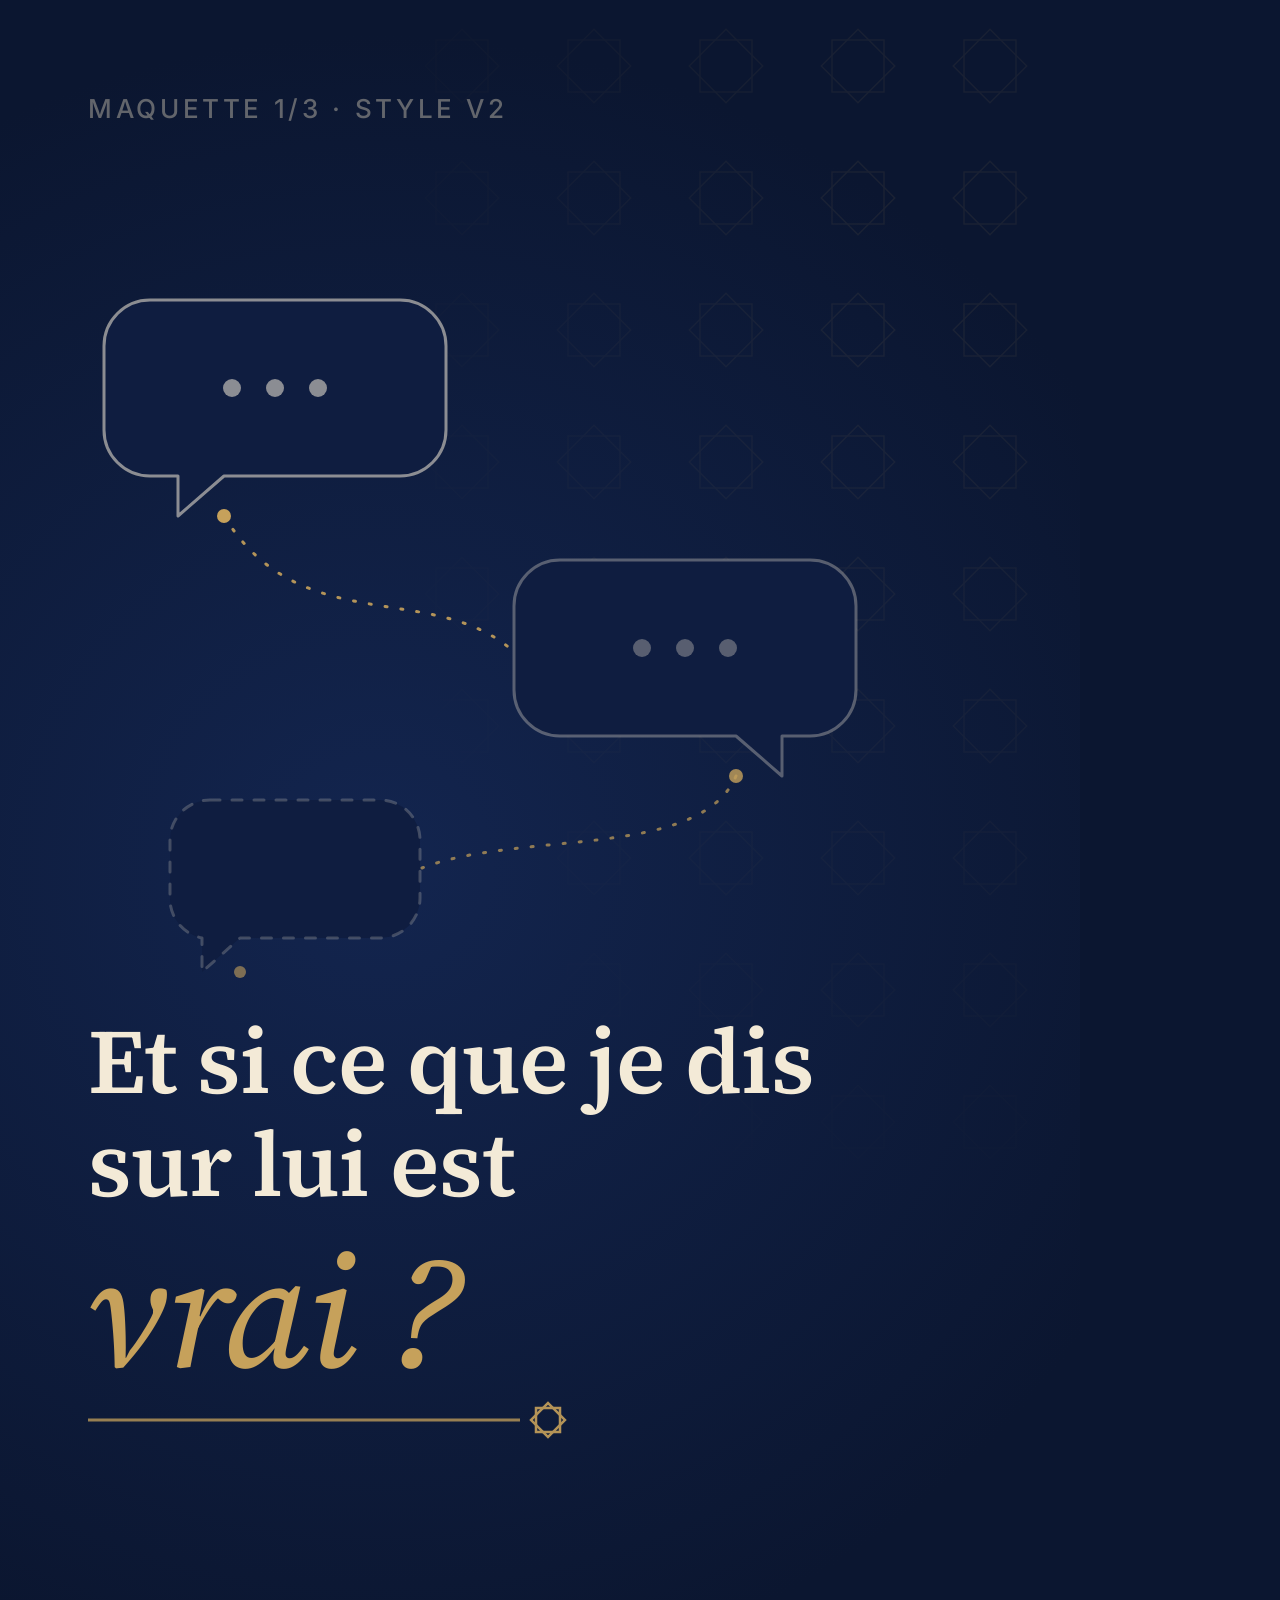
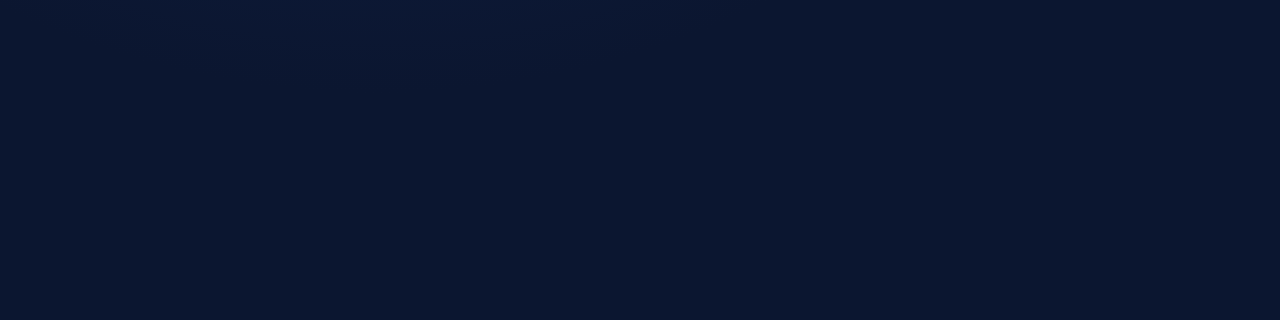
<file: ep01-medisance/styleframes/01-accroche.html>
<!doctype html>
<html lang="fr"><head><meta charset="utf-8"><link rel="stylesheet" href="style.css"><title>01 accroche</title>
<style>
  .question { left: 88px; top: 1010px; width: 820px; font: 600 92px/1.12 "Source Serif 4", serif; letter-spacing: -.01em; }
  .question .vrai { display: block; margin-top: 18px; font: 400 italic 156px/1 "Source Serif 4", serif; color: var(--or); }
</style></head>
<body>
  <svg class="decor" viewBox="0 0 1080 1920" aria-hidden="true">
    <defs>
      <!-- Trame commune : étoiles à huit branches au trait -->
      <pattern id="trame" width="132" height="132" patternUnits="userSpaceOnUse">
        <g transform="translate(66 66)" fill="none" stroke="#c6a15b" stroke-width="1.4">
          <rect x="-26" y="-26" width="52" height="52"/><rect x="-26" y="-26" width="52" height="52" transform="rotate(45)"/>
        </g>
      </pattern>
      <radialGradient id="fondu" cx="85%" cy="12%" r="55%"><stop offset="0" stop-color="#fff" stop-opacity="1"/><stop offset="1" stop-color="#fff" stop-opacity="0"/></radialGradient>
      <mask id="m"><rect width="1080" height="1920" fill="url(#fondu)"/></mask>
    </defs>
    <rect width="1080" height="1920" fill="url(#trame)" opacity=".09" mask="url(#m)"/>

    <!-- Bulles abstraites : la parole qui passe de l'un à l'autre, de plus en plus pâle -->
    <g fill="#0f1d40" stroke-linecap="round" stroke-linejoin="round">
      <path d="M150 300 h250 a46 46 0 0 1 46 46 v84 a46 46 0 0 1 -46 46 h-176 l-46 40 v-40 h-28 a46 46 0 0 1 -46 -46 v-84 a46 46 0 0 1 46 -46 z"
            stroke="#f3ead7" stroke-opacity=".55" stroke-width="3"/>
      <g fill="#f3ead7" fill-opacity=".55"><circle cx="232" cy="388" r="9"/><circle cx="275" cy="388" r="9"/><circle cx="318" cy="388" r="9"/></g>

      <path d="M560 560 h250 a46 46 0 0 1 46 46 v84 a46 46 0 0 1 -46 46 h-28 v40 l-46 -40 h-176 a46 46 0 0 1 -46 -46 v-84 a46 46 0 0 1 46 -46 z"
            stroke="#f3ead7" stroke-opacity=".32" stroke-width="3"/>
      <g fill="#f3ead7" fill-opacity=".32"><circle cx="642" cy="648" r="9"/><circle cx="685" cy="648" r="9"/><circle cx="728" cy="648" r="9"/></g>

      <path d="M210 800 h170 a40 40 0 0 1 40 40 v58 a40 40 0 0 1 -40 40 h-140 l-38 34 v-34 h-0 a40 40 0 0 1 -32 -40 v-58 a40 40 0 0 1 40 -40 z"
            stroke="#f3ead7" stroke-opacity=".22" stroke-width="3" stroke-dasharray="10 12"/>

      <!-- Le fil de la parole : relie les bulles et descend vers « vrai ? » -->
      <path fill="none" d="M224 516 C 300 640, 430 580, 512 650" stroke="#c6a15b" stroke-width="3" stroke-dasharray="2 14" opacity=".9"/>
      <path fill="none" d="M736 776 C 700 860, 520 830, 422 868" stroke="#c6a15b" stroke-width="3" stroke-dasharray="2 14" opacity=".7"/>
      <g fill="#c6a15b"><circle cx="224" cy="516" r="7"/><circle cx="736" cy="776" r="7" opacity=".8"/><circle cx="240" cy="972" r="6" opacity=".6"/></g>
    </g>
    <!-- Filet sous « vrai ? » -->
    <line x1="88" y1="1420" x2="520" y2="1420" stroke="#c6a15b" stroke-width="3" opacity=".75"/>
    <g transform="translate(548 1420)" fill="none" stroke="#c6a15b" stroke-width="2.5" opacity=".9">
      <rect x="-12" y="-12" width="24" height="24"/><rect x="-12" y="-12" width="24" height="24" transform="rotate(45)"/>
    </g>
  </svg>

  <div class="maquette">Maquette 1/3 · style v2</div>
  <p class="bloc question">Et si ce que je dis sur lui est <span class="vrai">vrai&nbsp;?</span></p>
</body></html>
</file>
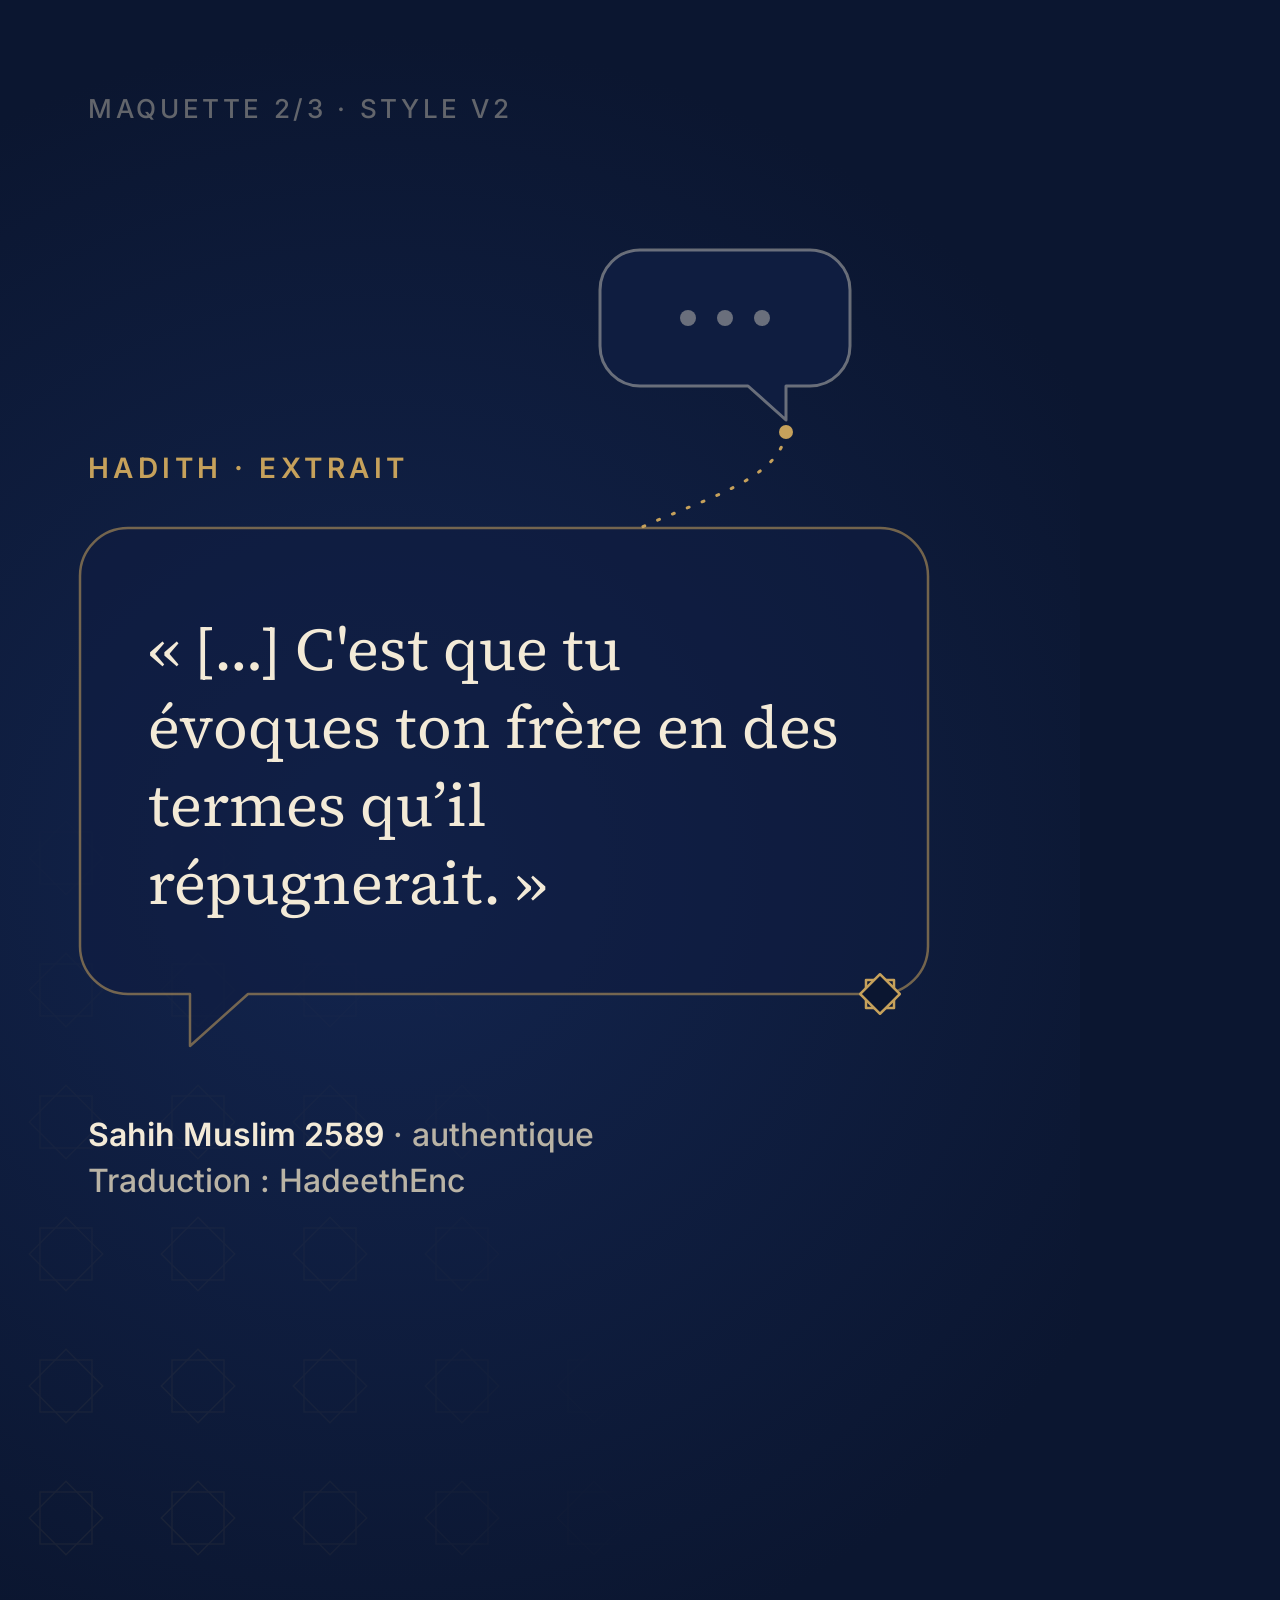
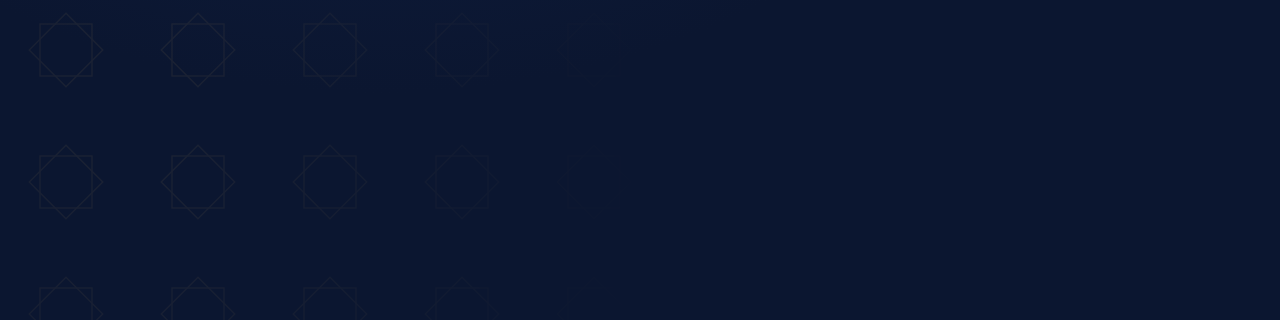
<file: ep01-medisance/styleframes/02-hadith.html>
<!doctype html>
<html lang="fr"><head><meta charset="utf-8"><link rel="stylesheet" href="style.css"><title>02 hadith</title>
<style>
  .label { left: 88px; top: 452px; }
  .citation { left: 148px; top: 610px; width: 712px; font: 400 60px/1.3 "Source Serif 4", serif; }
  .ref { left: 88px; top: 1112px; }
</style></head>
<body>
  <svg class="decor" viewBox="0 0 1080 1920" aria-hidden="true">
    <defs>
      <pattern id="trame" width="132" height="132" patternUnits="userSpaceOnUse">
        <g transform="translate(66 66)" fill="none" stroke="#c6a15b" stroke-width="1.4">
          <rect x="-26" y="-26" width="52" height="52"/><rect x="-26" y="-26" width="52" height="52" transform="rotate(45)"/>
        </g>
      </pattern>
      <radialGradient id="fondu" cx="12%" cy="88%" r="50%"><stop offset="0" stop-color="#fff" stop-opacity="1"/><stop offset="1" stop-color="#fff" stop-opacity="0"/></radialGradient>
      <mask id="m"><rect width="1080" height="1920" fill="url(#fondu)"/></mask>
    </defs>
    <rect width="1080" height="1920" fill="url(#trame)" opacity=".09" mask="url(#m)"/>

    <g stroke-linecap="round" stroke-linejoin="round">
      <!-- Petite bulle d'origine, reprise de l'accroche -->
      <path d="M640 250 h170 a40 40 0 0 1 40 40 v56 a40 40 0 0 1 -40 40 h-24 v34 l-38 -34 h-108 a40 40 0 0 1 -40 -40 v-56 a40 40 0 0 1 40 -40 z"
            fill="#0f1d40" stroke="#f3ead7" stroke-opacity=".4" stroke-width="3"/>
      <g fill="#f3ead7" fill-opacity=".4"><circle cx="688" cy="318" r="8"/><circle cx="725" cy="318" r="8"/><circle cx="762" cy="318" r="8"/></g>
      <!-- Le fil de la parole, jusqu'à la grande bulle de la citation -->
      <path d="M786 432 C 780 480, 700 500, 640 528" fill="none" stroke="#c6a15b" stroke-width="3" stroke-dasharray="2 14"/>
      <circle cx="786" cy="432" r="7" fill="#c6a15b"/>
      <!-- Grande bulle qui porte la citation : contour doré discret -->
      <path d="M128 528 h752 a48 48 0 0 1 48 48 v370 a48 48 0 0 1 -48 48 h-632 l-58 52 v-52 h-62 a48 48 0 0 1 -48 -48 v-370 a48 48 0 0 1 48 -48 z"
            fill="#0f1d40" fill-opacity=".55" stroke="#c6a15b" stroke-opacity=".55" stroke-width="2.5"/>
      <!-- Ornement : étoile à huit branches sur le bord bas -->
      <g transform="translate(880 994)" fill="#0b1630" stroke="#c6a15b" stroke-width="2.5">
        <rect x="-14" y="-14" width="28" height="28"/><rect x="-14" y="-14" width="28" height="28" transform="rotate(45)"/>
      </g>
    </g>
  </svg>

  <div class="maquette">Maquette 2/3 · style v2</div>
  <p class="bloc etiquette label">Hadith · extrait</p>
  <p class="bloc citation" id="citation">«&nbsp;[…] C'est que tu évoques ton frère en des termes qu’il répugnerait.&nbsp;»</p>
  <p class="bloc reference ref"><strong>Sahih Muslim 2589</strong> · authentique<br>Traduction : HadeethEnc</p>
  <!-- Le texte de la citation est inséré par build-styleframes.py, copié depuis la source enregistrée. -->
</body></html>
</file>
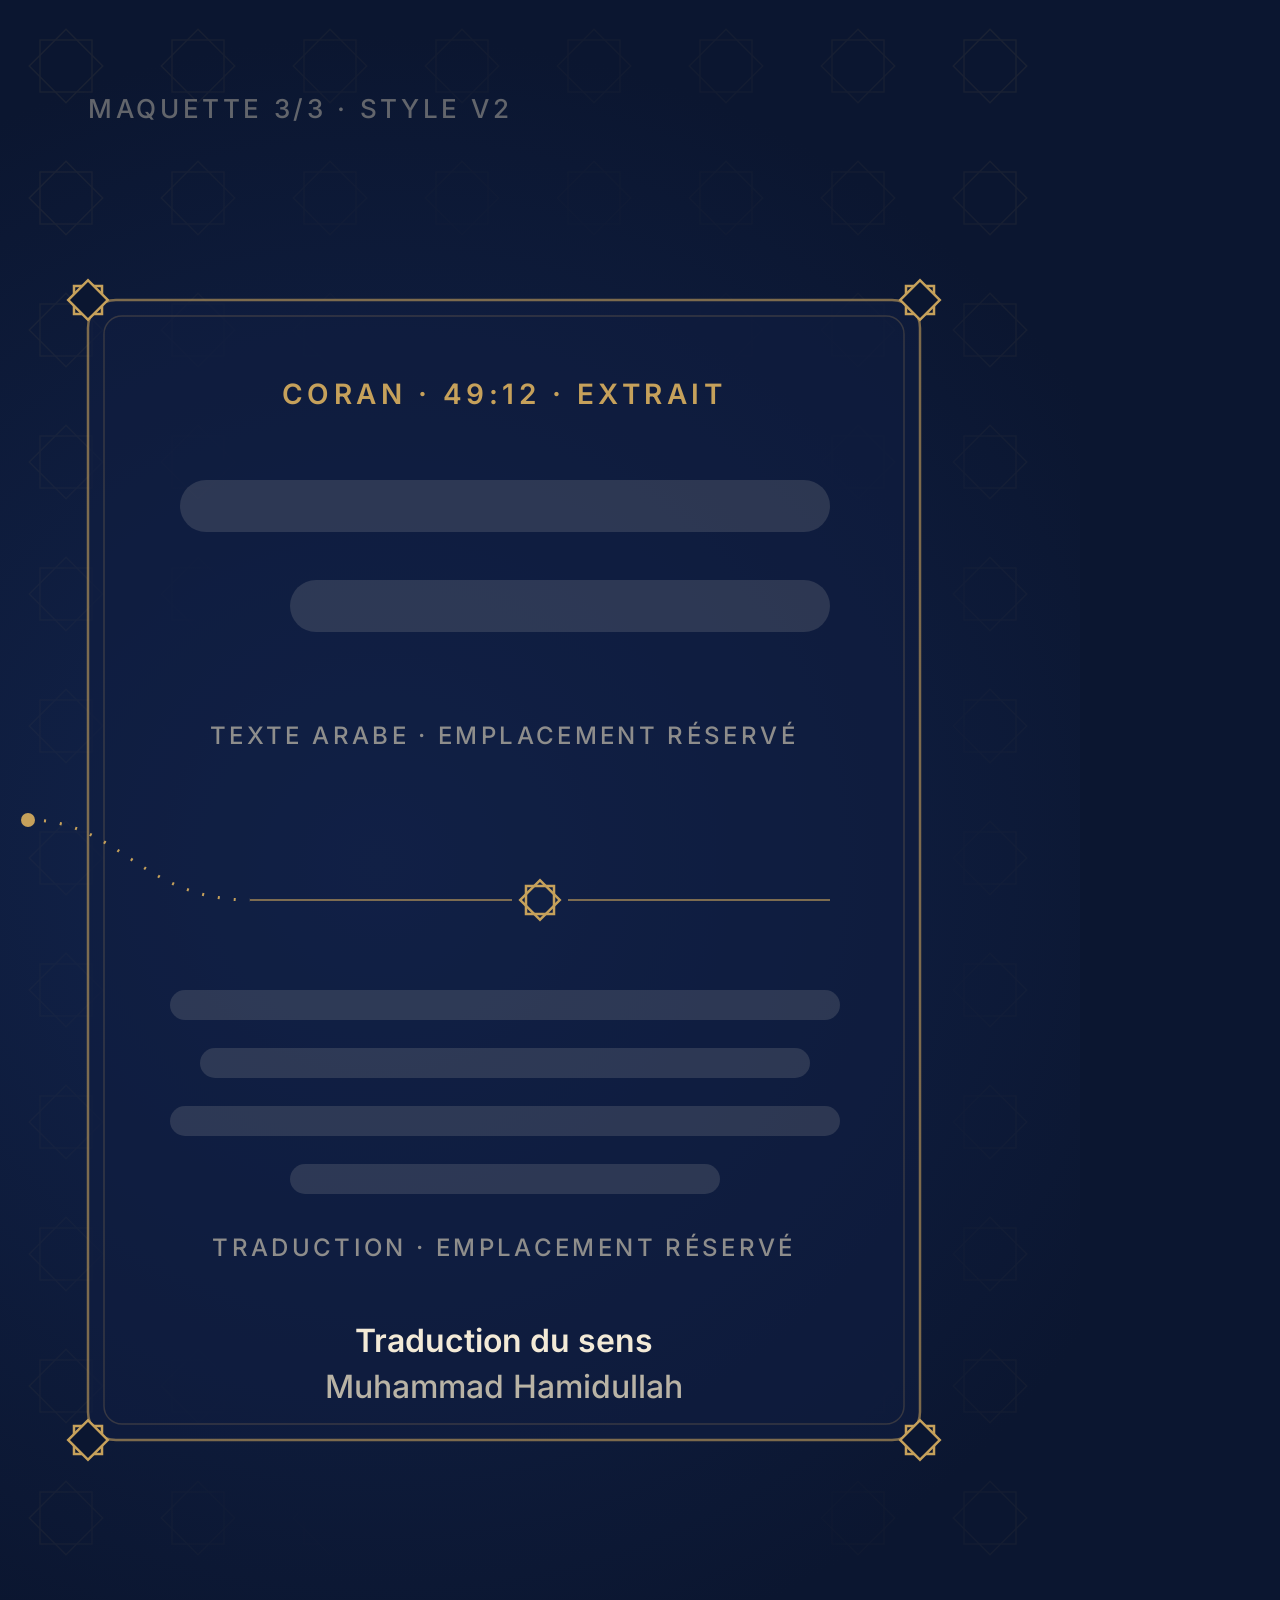
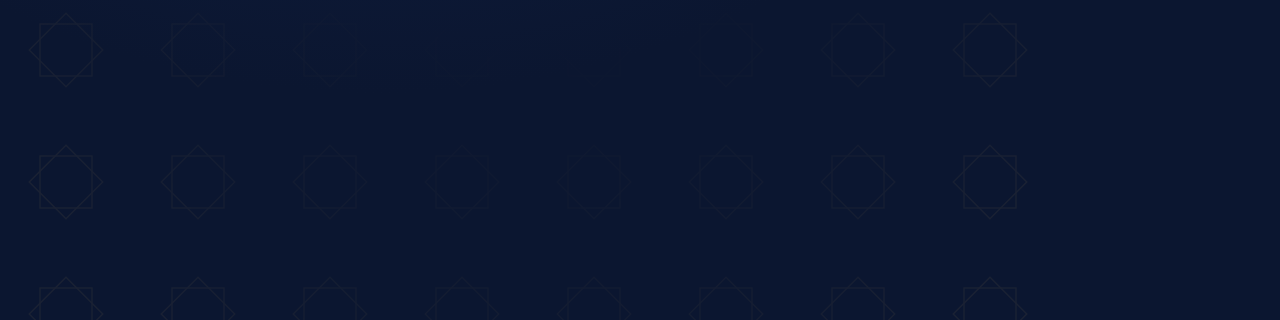
<file: ep01-medisance/styleframes/03-coran.html>
<!doctype html>
<html lang="fr"><head><meta charset="utf-8"><link rel="stylesheet" href="style.css"><title>03 coran</title>
<style>
  .label { left: 88px; width: 832px; top: 378px; text-align: center; }
  .tag { font: 500 24px/1 "Inter", sans-serif; letter-spacing: .14em; text-transform: uppercase; color: var(--ivoire-doux); opacity: .75; }
  .tag-ar { left: 88px; width: 832px; top: 724px; text-align: center; }
  .tag-fr { left: 88px; width: 832px; top: 1236px; text-align: center; }
  .ref { left: 88px; width: 832px; top: 1318px; text-align: center; }
</style></head>
<body>
  <svg class="decor" viewBox="0 0 1080 1920" aria-hidden="true">
    <defs>
      <pattern id="trame" width="132" height="132" patternUnits="userSpaceOnUse">
        <g transform="translate(66 66)" fill="none" stroke="#c6a15b" stroke-width="1.4">
          <rect x="-26" y="-26" width="52" height="52"/><rect x="-26" y="-26" width="52" height="52" transform="rotate(45)"/>
        </g>
      </pattern>
      <radialGradient id="fondu" cx="50%" cy="50%" r="62%"><stop offset=".55" stop-color="#fff" stop-opacity="0"/><stop offset="1" stop-color="#fff" stop-opacity="1"/></radialGradient>
      <mask id="m"><rect width="1080" height="1920" fill="url(#fondu)"/></mask>
      <g id="etoile"><rect x="-14" y="-14" width="28" height="28"/><rect x="-14" y="-14" width="28" height="28" transform="rotate(45)"/></g>
    </defs>
    <rect width="1080" height="1920" fill="url(#trame)" opacity=".08" mask="url(#m)"/>

    <!-- Cadre ornemental : double filet doré, étoiles aux angles -->
    <rect x="88" y="300" width="832" height="1140" rx="28" fill="#0f1d40" fill-opacity=".6" stroke="#c6a15b" stroke-opacity=".6" stroke-width="2.5"/>
    <rect x="104" y="316" width="800" height="1108" rx="18" fill="none" stroke="#c6a15b" stroke-opacity=".22" stroke-width="1.5"/>
    <g fill="#0b1630" stroke="#c6a15b" stroke-width="2.5">
      <use href="#etoile" x="88" y="300"/><use href="#etoile" x="920" y="300"/>
      <use href="#etoile" x="88" y="1440"/><use href="#etoile" x="920" y="1440"/>
    </g>

    <!-- Zone arabe : emplacement réservé (texte à insérer après vérification) -->
    <g fill="#f3ead7" fill-opacity=".13">
      <rect x="180" y="480" width="650" height="52" rx="26"/>
      <rect x="290" y="580" width="540" height="52" rx="26"/>
    </g>

    <!-- Séparateur : le fil de la parole arrive sur l'étoile centrale -->
    <path d="M28 820 C 120 820, 140 900, 250 900" fill="none" stroke="#c6a15b" stroke-width="3" stroke-dasharray="2 14"/>
    <circle cx="28" cy="820" r="7" fill="#c6a15b"/>
    <line x1="250" y1="900" x2="512" y2="900" stroke="#c6a15b" stroke-opacity=".6" stroke-width="2"/>
    <line x1="568" y1="900" x2="830" y2="900" stroke="#c6a15b" stroke-opacity=".6" stroke-width="2"/>
    <g transform="translate(540 900)" fill="none" stroke="#c6a15b" stroke-width="2.5"><use href="#etoile"/></g>

    <!-- Zone traduction : emplacement réservé -->
    <g fill="#f3ead7" fill-opacity=".13">
      <rect x="170" y="990" width="670" height="30" rx="15"/>
      <rect x="200" y="1048" width="610" height="30" rx="15"/>
      <rect x="170" y="1106" width="670" height="30" rx="15"/>
      <rect x="290" y="1164" width="430" height="30" rx="15"/>
    </g>
  </svg>

  <div class="maquette">Maquette 3/3 · style v2</div>
  <p class="bloc etiquette label">Coran · 49:12 · extrait</p>
  <p class="bloc tag tag-ar">Texte arabe · emplacement réservé</p>
  <p class="bloc tag tag-fr">Traduction · emplacement réservé</p>
  <p class="bloc reference ref"><strong>Traduction du sens</strong><br>Muhammad Hamidullah</p>
</body></html>
</file>
<file: ep01-medisance/styleframes/style.css>
/* Maquettes fixes ep01, version 2 : bleu nuit, ivoire, doré discret. 1080×1920.
   Zone sûre TikTok indicative : 220 px en haut, 420 px en bas, 160 px à droite.
   Motif commun : « le fil de la parole » (ligne dorée à nœuds qui relie des bulles abstraites)
   et l'étoile à huit branches (trame discrète, ornement). Voir NOTES.md. */
@font-face { font-family: "Source Serif 4"; font-weight: 400; src: url(../assets/fonts/source-serif-4-latin-400-normal.woff2); }
@font-face { font-family: "Source Serif 4"; font-weight: 600; src: url(../assets/fonts/source-serif-4-latin-600-normal.woff2); }
@font-face { font-family: "Source Serif 4"; font-weight: 400; font-style: italic; src: url(../assets/fonts/source-serif-4-latin-400-italic.woff2); }
@font-face { font-family: "Inter"; font-weight: 400; src: url(../assets/fonts/inter-latin-400-normal.woff2); }
@font-face { font-family: "Inter"; font-weight: 500; src: url(../assets/fonts/inter-latin-500-normal.woff2); }
@font-face { font-family: "Inter"; font-weight: 600; src: url(../assets/fonts/inter-latin-600-normal.woff2); }

:root {
  --nuit: #0b1630;
  --nuit-2: #13254f;
  --ivoire: #f3ead7;
  --ivoire-doux: #b9b3a5;
  --or: #c6a15b;
}
* { box-sizing: border-box; margin: 0; padding: 0; }
html, body { width: 1080px; height: 1920px; }
html { background: var(--nuit); }
body {
  background: radial-gradient(110% 60% at 35% 45%, var(--nuit-2) 0%, var(--nuit) 72%);
  color: var(--ivoire);
  font-family: "Inter", sans-serif;
  position: relative;
  overflow: hidden;
}
svg.decor { position: absolute; inset: 0; width: 1080px; height: 1920px; }
.maquette {
  position: absolute; top: 96px; left: 88px;
  font: 500 26px/1 "Inter", sans-serif; letter-spacing: .14em; text-transform: uppercase;
  color: var(--ivoire-doux); opacity: .5;
}
.etiquette {
  font: 600 28px/1.2 "Inter", sans-serif; letter-spacing: .16em; text-transform: uppercase; color: var(--or);
}
.reference { font: 500 32px/1.45 "Inter", sans-serif; color: var(--ivoire-doux); }
.reference strong { color: var(--ivoire); font-weight: 600; }
.bloc { position: absolute; }
</file>
